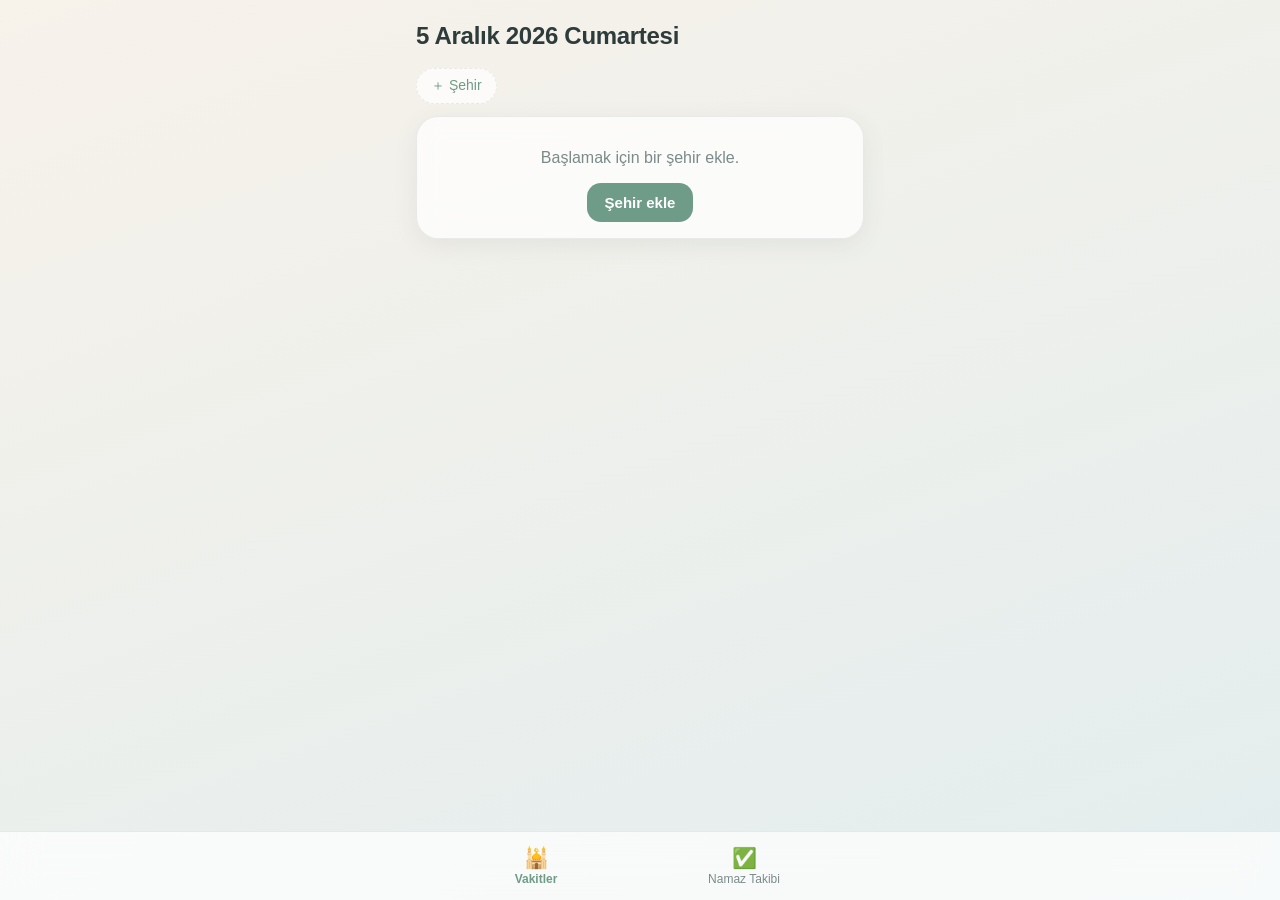
<file: index.html>
<!DOCTYPE html>
<html lang="tr">
<head>
<meta charset="utf-8">
<meta name="viewport" content="width=device-width, initial-scale=1, viewport-fit=cover">
<title>Ezan Vakitleri</title>
<meta name="theme-color" content="#e9efec">
<meta name="apple-mobile-web-app-capable" content="yes">
<meta name="mobile-web-app-capable" content="yes">
<meta name="apple-mobile-web-app-title" content="Ezan">
<meta name="apple-mobile-web-app-status-bar-style" content="default">
<link rel="manifest" href="manifest.webmanifest">
<link rel="apple-touch-icon" href="icon-180.png">
<link rel="stylesheet" href="style.css">
</head>
<body data-page="home">
<main class="wrap">
  <header class="head">
    <div id="date" class="date"></div>
    <div id="hijri" class="hijri"></div>
  </header>

  <div id="chips" class="chips"></div>

  <section class="card hero" id="hero" hidden>
    <div class="hero-label">Sıradaki vakit</div>
    <div class="hero-name" id="heroName">—</div>
    <div class="hero-time" id="heroTime">--:--</div>
    <div class="hero-count" id="heroCount"></div>
  </section>

  <section class="card" id="times" hidden></section>

  <section class="card" id="kerahat" hidden></section>

  <section class="card empty" id="empty" hidden>
    <p id="emptyMsg">Başlamak için bir şehir ekle.</p>
    <button class="btn" id="emptyBtn">Şehir ekle</button>
  </section>

  <p id="status" class="status"></p>
</main>

<nav class="tabbar">
  <a href="index.html" class="active"><span>🕌</span>Vakitler</a>
  <a href="takip.html"><span>✅</span>Namaz Takibi</a>
</nav>

<dialog id="cityDlg">
  <form method="dialog" id="cityForm" autocomplete="off">
    <h3>Şehirler</h3>
    <ul id="cityList" class="citylist"></ul>
    <div class="field">
      <input id="cityName" placeholder="Şehir (örn. Ankara)" required>
      <input id="cityCountry" placeholder="Ülke (İngilizce, örn. Turkey)" value="Turkey" required>
    </div>
    <p id="cityMsg" class="msg"></p>
    <div class="dlg-actions">
      <button type="button" class="btn ghost" id="cityClose">Kapat</button>
      <button type="submit" class="btn" id="cityAdd">Ekle</button>
    </div>
  </form>
</dialog>

<script src="app.js"></script>
</body>
</html>
</file>
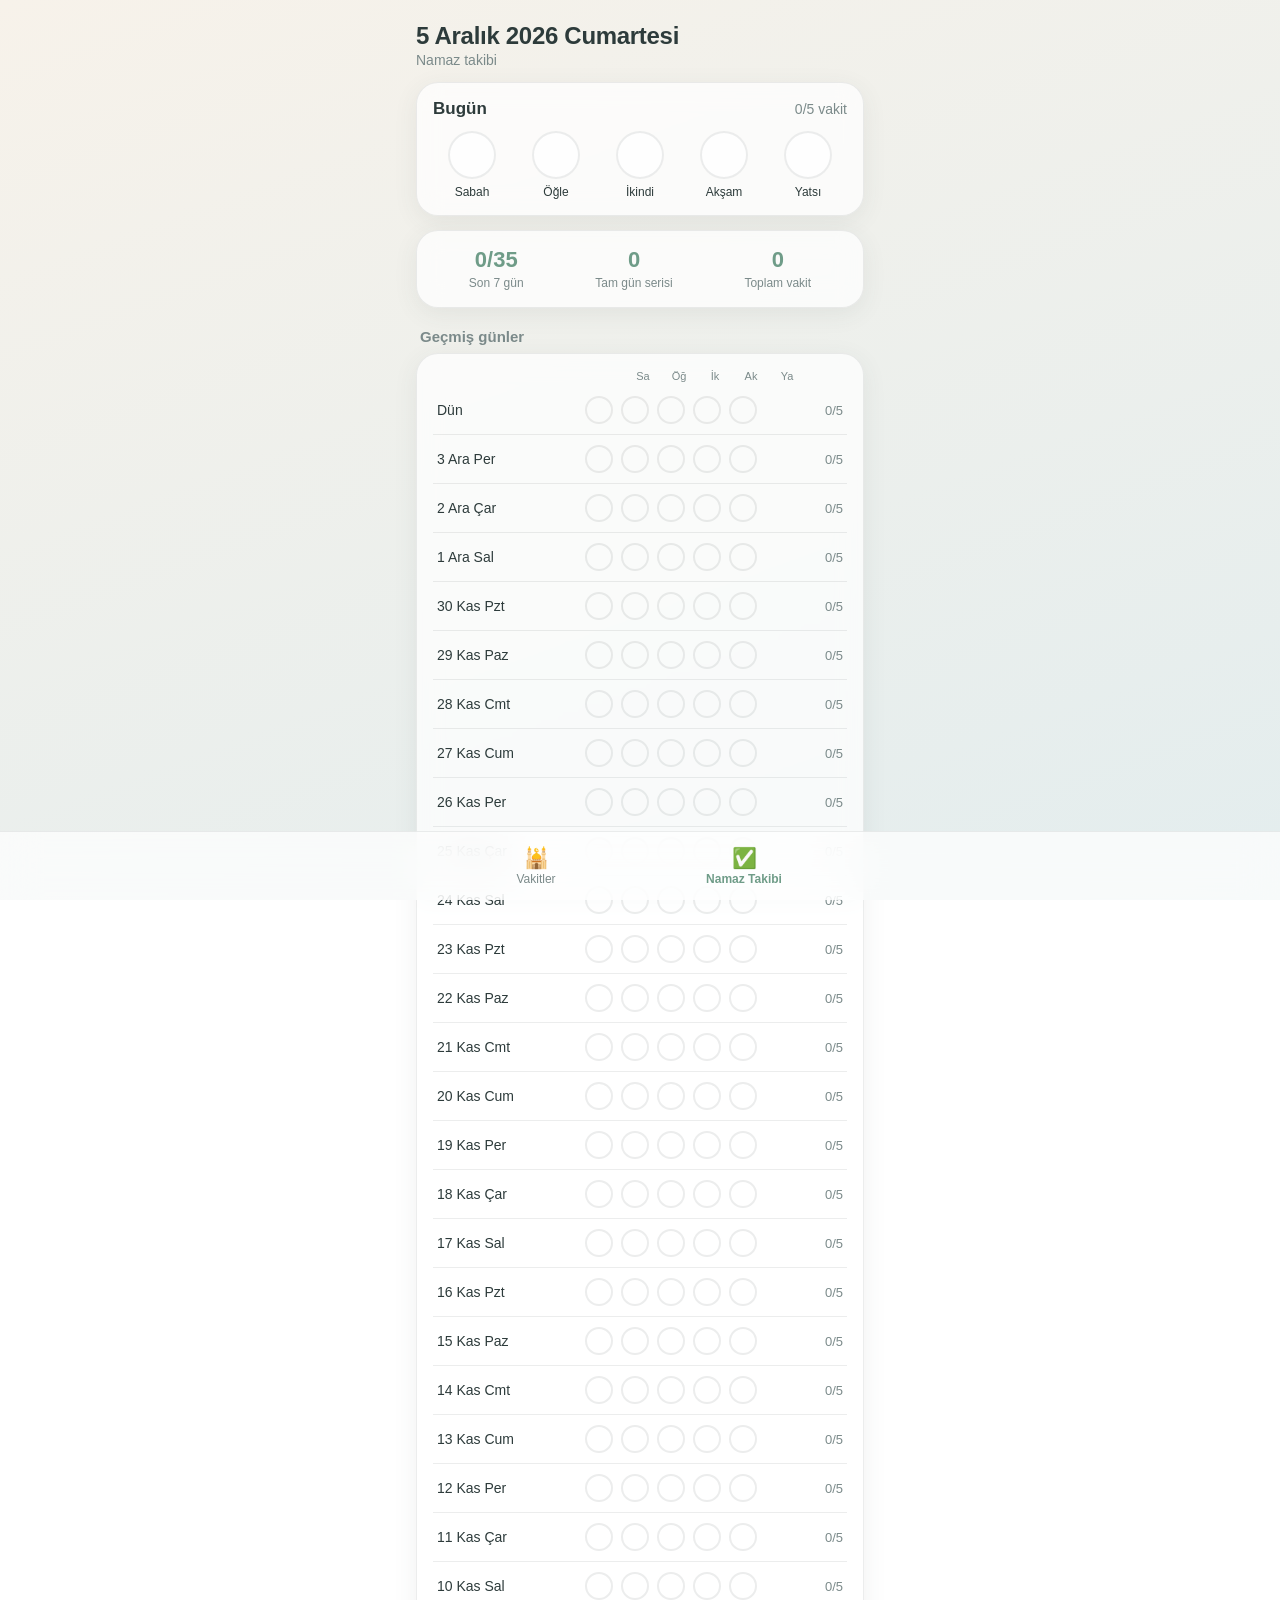
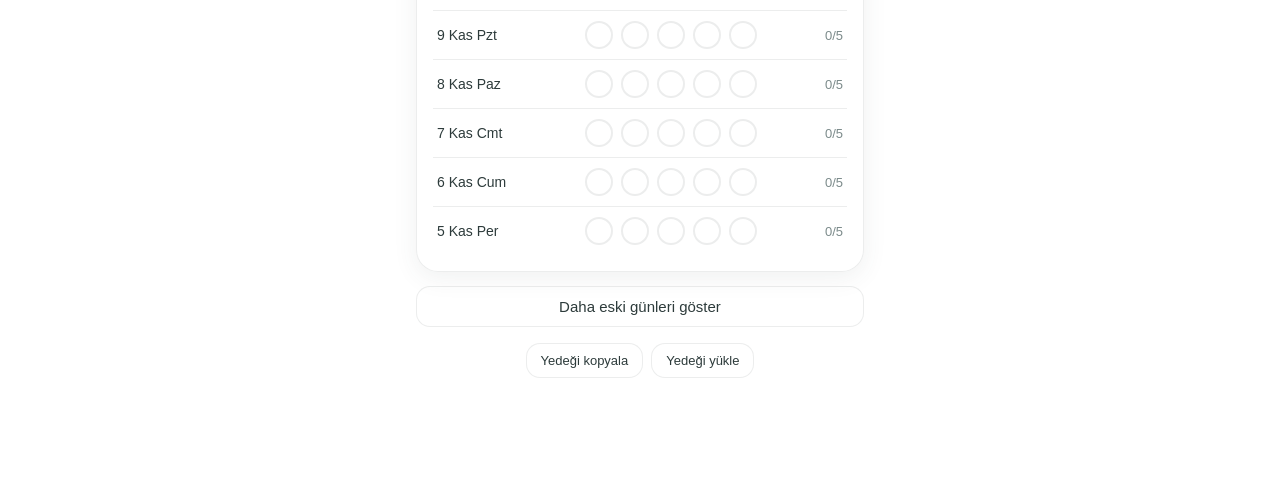
<file: takip.html>
<!DOCTYPE html>
<html lang="tr">
<head>
<meta charset="utf-8">
<meta name="viewport" content="width=device-width, initial-scale=1, viewport-fit=cover">
<title>Namaz Takibi</title>
<meta name="theme-color" content="#e9efec">
<meta name="apple-mobile-web-app-capable" content="yes">
<meta name="mobile-web-app-capable" content="yes">
<meta name="apple-mobile-web-app-title" content="Ezan">
<meta name="apple-mobile-web-app-status-bar-style" content="default">
<link rel="manifest" href="manifest.webmanifest">
<link rel="apple-touch-icon" href="icon-180.png">
<link rel="stylesheet" href="style.css">
</head>
<body data-page="track">
<main class="wrap">
  <header class="head">
    <div id="date" class="date"></div>
    <div class="hijri">Namaz takibi</div>
  </header>

  <section class="card" id="today"></section>

  <section class="card stats" id="stats"></section>

  <h2 class="sect">Geçmiş günler</h2>
  <section class="card" id="history"></section>
  <button class="btn ghost wide" id="moreBtn">Daha eski günleri göster</button>

  <div class="backup">
    <button class="btn ghost" id="exportBtn">Yedeği kopyala</button>
    <button class="btn ghost" id="importBtn">Yedeği yükle</button>
  </div>
  <p id="status" class="status"></p>
</main>

<nav class="tabbar">
  <a href="index.html"><span>🕌</span>Vakitler</a>
  <a href="takip.html" class="active"><span>✅</span>Namaz Takibi</a>
</nav>

<script src="app.js"></script>
</body>
</html>
</file>
<file: style.css>
:root{
  --bg1:#f7f2ea; --bg2:#e3edee;
  --card:rgba(255,255,255,.72); --text:#2d3b3b; --muted:#7b8a8a;
  --accent:#6f9c88; --accent-soft:#dcebe3; --warn:#c48a5e; --warn-soft:#f6e6d8;
  --line:rgba(45,59,59,.09); --shadow:0 6px 24px rgba(60,80,80,.08);
}
@media (prefers-color-scheme:dark){
  :root{
    --bg1:#182124; --bg2:#212b33;
    --card:rgba(255,255,255,.06); --text:#e6eeee; --muted:#93a4a4;
    --accent:#8bbfa5; --accent-soft:rgba(139,191,165,.16); --warn:#e0b088; --warn-soft:rgba(224,176,136,.14);
    --line:rgba(255,255,255,.08); --shadow:none;
  }
}
*{box-sizing:border-box;-webkit-tap-highlight-color:transparent}
html{background:linear-gradient(160deg,var(--bg1),var(--bg2)) fixed;min-height:100%}
body{
  margin:0;min-height:100vh;color:var(--text);
  font-family:-apple-system,BlinkMacSystemFont,"SF Pro Text","Helvetica Neue",Arial,sans-serif;
  padding-top:env(safe-area-inset-top);
}
.wrap{max-width:480px;margin:0 auto;padding:22px 16px calc(100px + env(safe-area-inset-bottom))}
[hidden]{display:none!important}

.head{margin-bottom:14px}
.date{font-size:24px;font-weight:700;letter-spacing:-.3px;text-transform:capitalize}
.hijri{font-size:14px;color:var(--muted);margin-top:2px}

.chips{display:flex;gap:8px;overflow-x:auto;padding:4px 0 12px;scrollbar-width:none}
.chips::-webkit-scrollbar{display:none}
.chip{
  flex:none;border:1px solid var(--line);background:var(--card);color:var(--text);
  padding:8px 14px;border-radius:999px;font-size:14px;font-family:inherit;
}
.chip.active{background:var(--accent);color:#fff;border-color:transparent}
.chip.add{color:var(--accent);border-style:dashed}

.card{
  background:var(--card);border:1px solid var(--line);border-radius:22px;
  padding:16px;margin-bottom:14px;box-shadow:var(--shadow);
  -webkit-backdrop-filter:blur(12px);backdrop-filter:blur(12px);
}
.hero{text-align:center;padding:22px 16px;background:linear-gradient(145deg,var(--accent-soft),var(--card))}
.hero-label{font-size:13px;color:var(--muted);letter-spacing:.4px;text-transform:uppercase}
.hero-name{font-size:30px;font-weight:700;margin-top:4px}
.hero-time{font-size:44px;font-weight:300;letter-spacing:1px;color:var(--accent);line-height:1.1}
.hero-count{font-size:15px;color:var(--muted);margin-top:6px;font-variant-numeric:tabular-nums}

.row{
  display:flex;justify-content:space-between;align-items:center;
  padding:12px 12px;border-radius:14px;font-size:17px;
}
.row + .row{margin-top:2px}
.row .t{font-variant-numeric:tabular-nums;font-weight:600}
.row.now{background:var(--accent-soft)}
.row.next .n::after{content:"•";color:var(--accent);margin-left:6px}
.row.minor{font-size:15px;color:var(--muted)}

.card h3{margin:0 0 8px;font-size:15px}
.card h3 small{font-weight:400;color:var(--muted)}
.krow{
  display:flex;justify-content:space-between;align-items:center;
  padding:10px 12px;border-radius:14px;font-size:15px;
}
.krow .t{font-variant-numeric:tabular-nums;color:var(--muted)}
.krow.on{background:var(--warn-soft)}
.krow.on .t{color:var(--warn);font-weight:600}
.knote{font-size:12px;color:var(--muted);margin:8px 4px 0}

.status{text-align:center;font-size:12px;color:var(--muted);margin:6px 0}
.status a{color:var(--accent)}
.empty{text-align:center}
.empty p{color:var(--muted)}

.btn{
  border:0;background:var(--accent);color:#fff;padding:11px 18px;border-radius:14px;
  font-size:15px;font-family:inherit;font-weight:600;
}
.btn.ghost{background:var(--card);color:var(--text);border:1px solid var(--line);font-weight:500}
.btn.wide{width:100%}

.tabbar{
  position:fixed;left:0;right:0;bottom:0;display:flex;justify-content:center;gap:8px;
  padding:8px 16px calc(8px + env(safe-area-inset-bottom));
  background:var(--card);border-top:1px solid var(--line);
  -webkit-backdrop-filter:blur(18px);backdrop-filter:blur(18px);
}
.tabbar a{
  flex:1;max-width:200px;text-align:center;text-decoration:none;color:var(--muted);
  font-size:12px;padding:6px 0;border-radius:12px;
}
.tabbar a span{display:block;font-size:20px;margin-bottom:2px}
.tabbar a.active{color:var(--accent);font-weight:600}

/* Dialog */
dialog{
  border:0;border-radius:22px;padding:20px;width:min(92vw,420px);color:var(--text);
  background:var(--bg1);box-shadow:0 20px 60px rgba(0,0,0,.25);
}
dialog::backdrop{background:rgba(30,40,40,.35);-webkit-backdrop-filter:blur(4px);backdrop-filter:blur(4px)}
dialog h3{margin:0 0 10px;font-size:18px}
.citylist{list-style:none;margin:0 0 12px;padding:0}
.citylist li{display:flex;justify-content:space-between;align-items:center;padding:10px 4px;border-bottom:1px solid var(--line)}
.citylist small{color:var(--muted)}
.citylist button{border:0;background:none;color:var(--warn);font-size:14px;font-family:inherit}
.field{display:flex;flex-direction:column;gap:8px}
.field input{
  font-size:16px;padding:12px 14px;border-radius:12px;border:1px solid var(--line);
  background:var(--card);color:var(--text);font-family:inherit;
}
.msg{min-height:18px;font-size:13px;color:var(--warn);margin:8px 2px}
.dlg-actions{display:flex;justify-content:flex-end;gap:8px}

/* Takip sayfası */
.sect{font-size:15px;color:var(--muted);font-weight:600;margin:20px 4px 8px}
.today-title{display:flex;justify-content:space-between;align-items:baseline;margin-bottom:12px}
.today-title b{font-size:17px}
.today-title span{font-size:14px;color:var(--muted)}
.prayers{display:grid;grid-template-columns:repeat(5,1fr);gap:6px;text-align:center}
.pray{border:0;background:none;font-family:inherit;color:var(--text);font-size:12px;padding:0}
.pray .c{
  width:48px;height:48px;border-radius:50%;margin:0 auto 6px;display:flex;align-items:center;justify-content:center;
  border:2px solid var(--line);font-size:22px;color:transparent;transition:.15s;background:var(--card);
}
.pray.done .c{background:var(--accent);border-color:var(--accent);color:#fff}
.stats{display:flex;justify-content:space-around;text-align:center}
.stats b{display:block;font-size:22px;color:var(--accent)}
.stats span{font-size:12px;color:var(--muted)}
.hrow{display:flex;align-items:center;justify-content:space-between;padding:10px 4px}
.hrow + .hrow{border-top:1px solid var(--line)}
.hrow .d{font-size:14px;width:96px;text-transform:capitalize}
.dots{display:flex;gap:8px}
.dot{
  width:28px;height:28px;border-radius:50%;border:2px solid var(--line);background:none;padding:0;
  color:transparent;font-size:14px;line-height:1;display:flex;align-items:center;justify-content:center;
}
.dot.done{background:var(--accent);border-color:var(--accent);color:#fff}
.hrow .k{font-size:13px;color:var(--muted);width:34px;text-align:right;font-variant-numeric:tabular-nums}
.hhead{display:flex;justify-content:flex-end;gap:8px;font-size:11px;color:var(--muted);padding:0 4px 4px}
.hhead .dots{gap:8px}
.hhead .dots span{width:28px;text-align:center}
.backup{display:flex;gap:8px;justify-content:center;margin:16px 0 4px}
.backup .btn{font-size:13px;padding:9px 14px}
</file>
